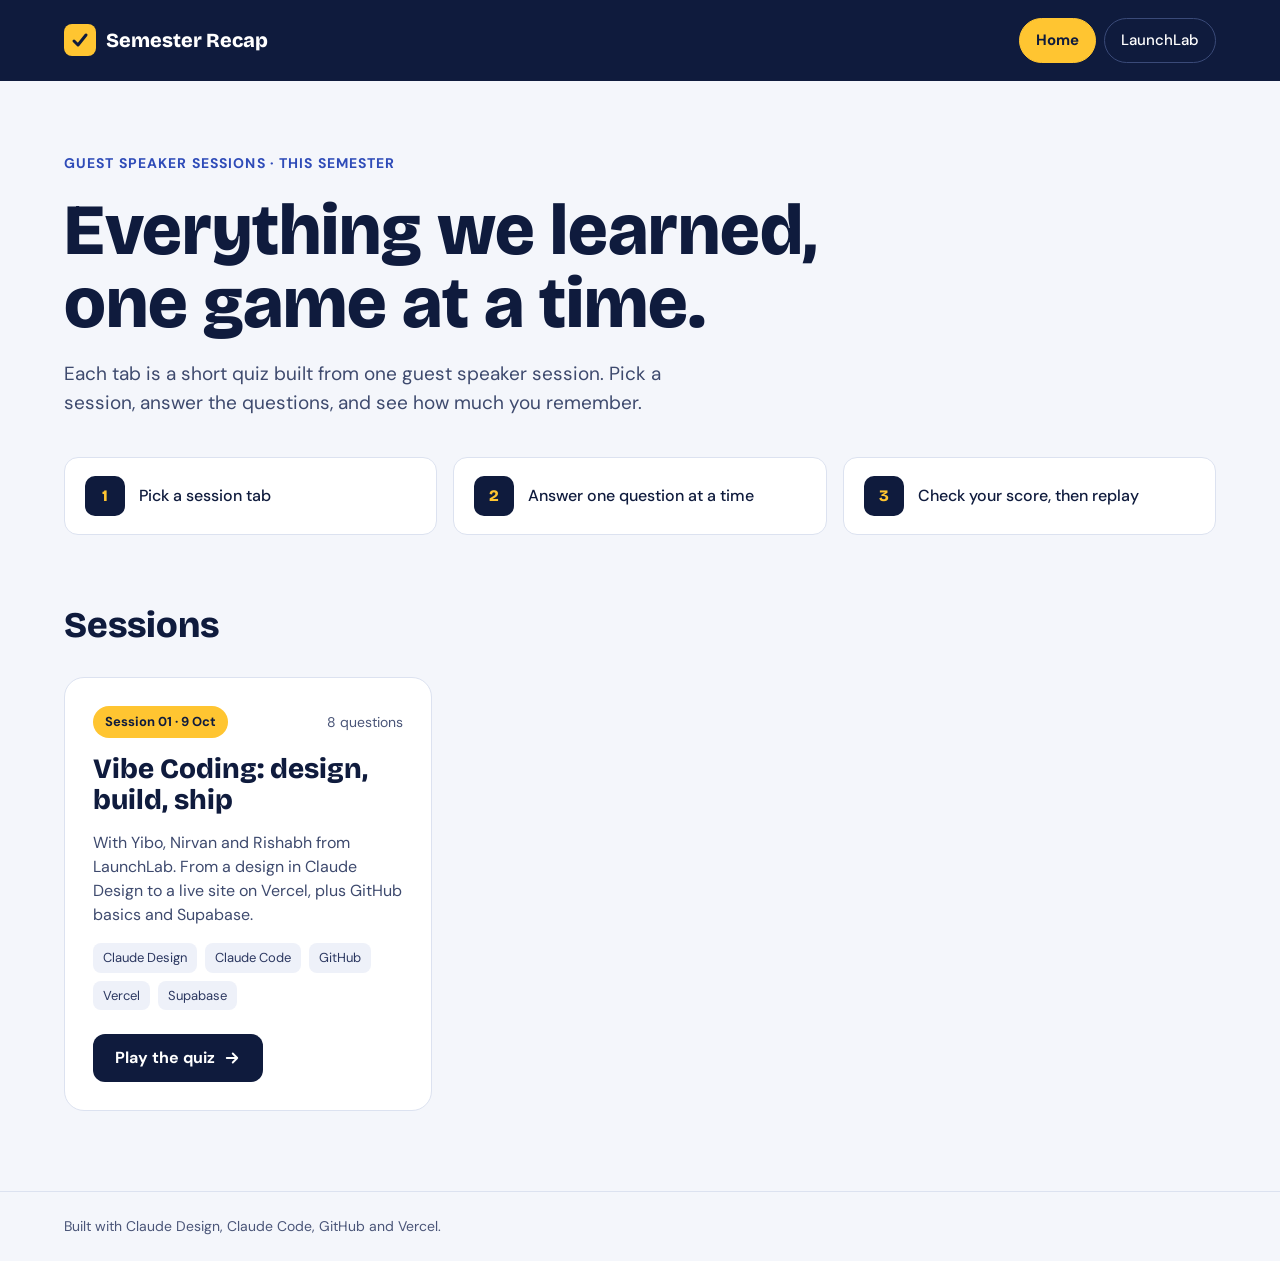
<file: index.html>
<!doctype html>
<html lang="en">
<head>
  <meta charset="utf-8">
  <meta name="viewport" content="width=device-width, initial-scale=1">
  <title>Semester Recap</title>
  <link rel="preconnect" href="https://fonts.googleapis.com">
  <link rel="preconnect" href="https://fonts.gstatic.com" crossorigin>
  <link href="https://fonts.googleapis.com/css2?family=Bricolage+Grotesque:wght@600;800&family=DM+Sans:wght@400;500;700&display=swap" rel="stylesheet">
  <link rel="stylesheet" href="styles.css">
</head>
<body>

<header class="site-header">
  <div class="wrap">
    <a class="brand" href="index.html">
      <svg aria-hidden="true" width="32" height="32" viewBox="0 0 32 32"><rect width="32" height="32" rx="8" fill="#FFC531"/><path d="M10 17l4 4 8-10" fill="none" stroke="#0F1B3D" stroke-width="3" stroke-linecap="round" stroke-linejoin="round"/></svg>
      Semester Recap
    </a>
    <nav class="tabs" aria-label="Sessions">
      <a class="tab active" href="index.html" aria-current="page">Home</a>
      <a class="tab" href="launchlab.html">LaunchLab</a>
    </nav>
  </div>
</header>

<main>
  <section class="wrap hero">
    <div class="eyebrow">Guest speaker sessions · This semester</div>
    <h1>Everything we learned, one game at a time.</h1>
    <p>Each tab is a short quiz built from one guest speaker session. Pick a session, answer the questions, and see how much you remember.</p>
  </section>

  <section class="wrap steps" aria-label="How it works">
    <div class="step"><span class="step-num">1</span>Pick a session tab</div>
    <div class="step"><span class="step-num">2</span>Answer one question at a time</div>
    <div class="step"><span class="step-num">3</span>Check your score, then replay</div>
  </section>

  <section class="wrap sessions">
    <h2>Sessions</h2>
    <div class="session-grid">
      <article class="card">
        <div class="card-top">
          <span class="pill">Session 01 · 9 Oct</span>
          <span class="card-count">8 questions</span>
        </div>
        <h3>Vibe Coding: design, build, ship</h3>
        <p>With Yibo, Nirvan and Rishabh from LaunchLab. From a design in Claude Design to a live site on Vercel, plus GitHub basics and Supabase.</p>
        <div class="chips">
          <span class="chip">Claude Design</span>
          <span class="chip">Claude Code</span>
          <span class="chip">GitHub</span>
          <span class="chip">Vercel</span>
          <span class="chip">Supabase</span>
        </div>
        <a class="btn" href="launchlab.html">Play the quiz
          <svg aria-hidden="true" width="18" height="18" viewBox="0 0 24 24" fill="none" stroke="currentColor" stroke-width="2.5" stroke-linecap="round" stroke-linejoin="round"><path d="M5 12h14M13 6l6 6-6 6"/></svg>
        </a>
      </article>
    </div>
  </section>
</main>

<footer class="site-footer">
  <div class="wrap">Built with Claude Design, Claude Code, GitHub and Vercel.</div>
</footer>

</body>
</html>
</file>
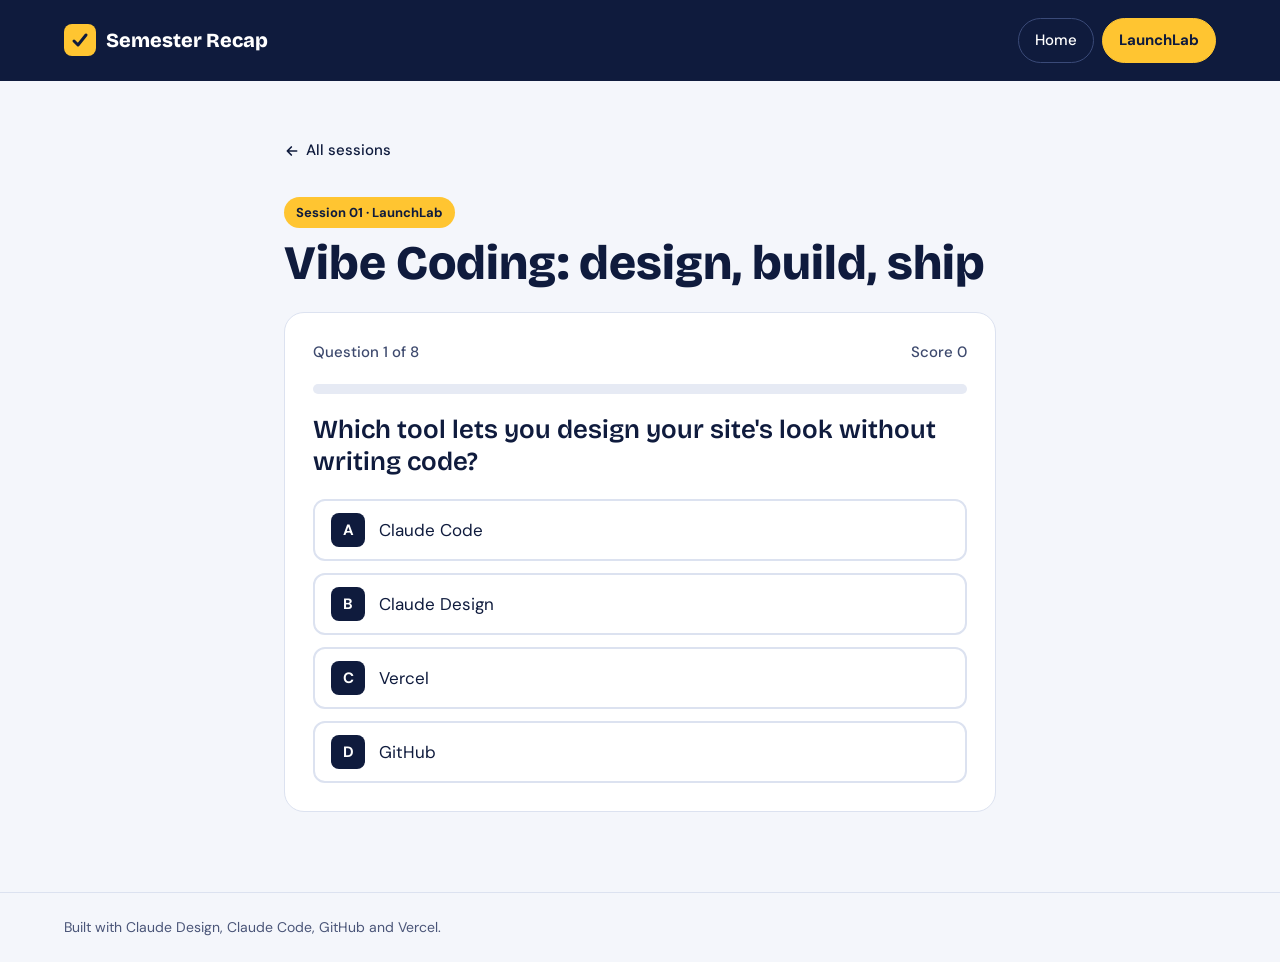
<file: launchlab.html>
<!doctype html>
<html lang="en">
<head>
  <meta charset="utf-8">
  <meta name="viewport" content="width=device-width, initial-scale=1">
  <title>LaunchLab quiz · Semester Recap</title>
  <link rel="preconnect" href="https://fonts.googleapis.com">
  <link rel="preconnect" href="https://fonts.gstatic.com" crossorigin>
  <link href="https://fonts.googleapis.com/css2?family=Bricolage+Grotesque:wght@600;800&family=DM+Sans:wght@400;500;700&display=swap" rel="stylesheet">
  <link rel="stylesheet" href="styles.css">
</head>
<body>

<header class="site-header">
  <div class="wrap">
    <a class="brand" href="index.html">
      <svg aria-hidden="true" width="32" height="32" viewBox="0 0 32 32"><rect width="32" height="32" rx="8" fill="#FFC531"/><path d="M10 17l4 4 8-10" fill="none" stroke="#0F1B3D" stroke-width="3" stroke-linecap="round" stroke-linejoin="round"/></svg>
      Semester Recap
    </a>
    <nav class="tabs" aria-label="Sessions">
      <a class="tab" href="index.html">Home</a>
      <a class="tab active" href="launchlab.html" aria-current="page">LaunchLab</a>
    </nav>
  </div>
</header>

<main class="quiz-main" data-session="launchlab">
  <a class="back" href="index.html">
    <svg aria-hidden="true" width="16" height="16" viewBox="0 0 24 24" fill="none" stroke="currentColor" stroke-width="2.5" stroke-linecap="round" stroke-linejoin="round"><path d="M19 12H5M11 6l-6 6 6 6"/></svg>
    All sessions
  </a>

  <div class="quiz-title">
    <span class="pill">Session 01 · LaunchLab</span>
    <h1>Vibe Coding: design, build, ship</h1>
  </div>

  <section class="quiz-card" id="quiz-card" aria-live="polite">
    <div class="quiz-meta">
      <span>Question <span id="q-num">1</span> of <span id="q-total">8</span></span>
      <span>Score <span id="q-score">0</span></span>
    </div>
    <div class="progress"><div class="progress-bar" id="progress-bar"></div></div>
    <h2 class="question" id="question"></h2>
    <div class="choices" id="choices"></div>
    <div class="feedback" id="feedback" hidden>
      <div class="feedback-box" id="feedback-box">
        <strong id="feedback-title"></strong>
        <span id="feedback-why"></span>
      </div>
      <button class="btn" type="button" id="next">Next question</button>
    </div>
  </section>

  <section class="result" id="result" hidden aria-live="polite">
    <span class="result-label">Your score</span>
    <div class="result-score" id="final-score"></div>
    <p id="final-msg"></p>
    <div class="result-actions">
      <button class="btn btn-yellow" type="button" id="replay">Play again</button>
      <a class="btn btn-ghost" href="index.html">All sessions</a>
    </div>
  </section>
</main>

<footer class="site-footer">
  <div class="wrap">Built with Claude Design, Claude Code, GitHub and Vercel.</div>
</footer>

<script src="questions.js"></script>
<script src="script.js"></script>
</body>
</html>
</file>
<file: styles.css>
:root {
  --navy: #0F1B3D;
  --yellow: #FFC531;
  --blue: #2E4BB8;
  --ground: #F4F6FB;
  --card: #FFFFFF;
  --line: #DCE2F0;
  --muted: #3E4A6E;
  --muted-2: #4A5578;
  --chip: #EEF1F9;
  --ok: #1F7A45;
  --ok-bg: #E4F5EA;
  --bad: #B54F00;
  --bad-bg: #FFEFE3;
  --display: 'Bricolage Grotesque', system-ui, sans-serif;
  --body: 'DM Sans', system-ui, sans-serif;
}

* { box-sizing: border-box; }

body {
  margin: 0;
  min-height: 100vh;
  background: var(--ground);
  color: var(--navy);
  font-family: var(--body);
  line-height: 1.5;
}

a { color: var(--navy); }
a:hover { color: var(--blue); }

.wrap { max-width: 1200px; margin: 0 auto; padding: 0 24px; }

/* Header */
.site-header { background: var(--navy); color: #fff; }
.site-header .wrap {
  display: flex; flex-wrap: wrap; align-items: center; justify-content: space-between;
  gap: 16px; padding-top: 18px; padding-bottom: 18px;
}
.brand {
  display: flex; align-items: center; gap: 10px; color: #fff; text-decoration: none;
  font-family: var(--display); font-weight: 800; font-size: 20px;
}
.brand:hover { color: #fff; }
.tabs { display: flex; flex-wrap: wrap; gap: 8px; }
.tab {
  padding: 10px 16px; border-radius: 999px; color: #fff; text-decoration: none;
  font-weight: 500; font-size: 15px; border: 1px solid #3A4A78;
}
.tab:hover { color: #fff; border-color: var(--yellow); }
.tab.active { background: var(--yellow); color: var(--navy); font-weight: 700; border-color: var(--yellow); }

/* Home */
.hero { padding-top: 72px; padding-bottom: 40px; display: flex; flex-direction: column; gap: 20px; }
.eyebrow {
  font-size: 14px; font-weight: 700; letter-spacing: 0.08em; text-transform: uppercase; color: var(--blue);
}
h1, h2, h3 { font-family: var(--display); margin: 0; }
.hero h1 { font-weight: 800; font-size: clamp(40px, 6vw, 72px); line-height: 1.02; max-width: 880px; }
.hero p { margin: 0; font-size: 19px; color: var(--muted); max-width: 640px; }

.steps {
  display: grid; grid-template-columns: repeat(auto-fit, minmax(220px, 1fr)); gap: 16px;
  padding-bottom: 40px;
}
.step {
  display: flex; gap: 14px; align-items: center; background: var(--card);
  border: 1px solid var(--line); border-radius: 14px; padding: 18px 20px; font-weight: 500;
}
.step-num {
  flex: none; width: 40px; height: 40px; border-radius: 10px; background: var(--navy); color: var(--yellow);
  display: flex; align-items: center; justify-content: center; font-weight: 800; font-family: var(--display);
}

.sessions { padding-top: 24px; padding-bottom: 80px; display: flex; flex-direction: column; gap: 24px; }
.sessions h2 { font-weight: 800; font-size: 36px; }
.session-grid { display: grid; grid-template-columns: repeat(auto-fill, minmax(320px, 1fr)); gap: 24px; }
@media (max-width: 400px) { .session-grid { grid-template-columns: 1fr; } }

.card {
  background: var(--card); border: 1px solid var(--line); border-radius: 20px; padding: 28px;
  display: flex; flex-direction: column; gap: 16px;
}
.card h3 { font-weight: 800; font-size: 28px; line-height: 1.1; }
.card p { margin: 0; color: var(--muted); }
.card-top { display: flex; flex-wrap: wrap; gap: 8px; align-items: center; justify-content: space-between; }
.card-count { font-size: 14px; color: var(--muted-2); }
.pill {
  align-self: flex-start; background: var(--yellow); color: var(--navy); font-weight: 700; font-size: 13px;
  padding: 6px 12px; border-radius: 999px;
}
.chips { display: flex; flex-wrap: wrap; gap: 8px; }
.chip { font-size: 13px; padding: 5px 10px; border-radius: 8px; background: var(--chip); color: #2B3760; }

.btn {
  display: inline-flex; align-items: center; justify-content: center; gap: 8px; min-height: 48px;
  padding: 0 22px; border-radius: 12px; border: none; background: var(--navy); color: #fff;
  text-decoration: none; font-family: inherit; font-weight: 700; font-size: 16px; cursor: pointer;
}
.btn:hover { color: #fff; background: #1C2C5C; }
.btn-yellow { background: var(--yellow); color: var(--navy); }
.btn-yellow:hover { background: #FFD25E; color: var(--navy); }
.btn-ghost { background: transparent; border: 1px solid #4D5D8C; }
.btn-ghost:hover { background: rgba(255, 255, 255, 0.08); }
.card .btn { margin-top: 8px; align-self: flex-start; }

.site-footer { border-top: 1px solid var(--line); }
.site-footer .wrap { padding-top: 24px; padding-bottom: 24px; font-size: 14px; color: var(--muted-2); }

/* Quiz page */
.quiz-main { max-width: 760px; margin: 0 auto; padding: 48px 24px 80px; display: flex; flex-direction: column; gap: 24px; }
.back {
  align-self: flex-start; display: inline-flex; align-items: center; gap: 6px; min-height: 44px;
  font-size: 15px; font-weight: 500; text-decoration: none;
}
.quiz-title { display: flex; flex-direction: column; gap: 10px; }
.quiz-title h1 { font-weight: 800; font-size: clamp(32px, 5vw, 48px); line-height: 1.05; }

.quiz-card {
  background: var(--card); border: 1px solid var(--line); border-radius: 20px; padding: 28px;
  display: flex; flex-direction: column; gap: 20px;
}
.quiz-meta { display: flex; justify-content: space-between; gap: 12px; font-size: 15px; font-weight: 500; color: var(--muted); }
.progress { height: 10px; border-radius: 999px; background: #E6EAF4; overflow: hidden; }
.progress-bar { height: 100%; border-radius: 999px; background: var(--blue); width: 0; transition: width 0.3s ease; }
.question { font-weight: 600; font-size: 26px; line-height: 1.25; }

.choices { display: flex; flex-direction: column; gap: 12px; }
.choice {
  display: flex; align-items: center; gap: 14px; width: 100%; min-height: 56px; padding: 12px 16px;
  text-align: left; font-family: inherit; font-size: 17px; color: var(--navy); background: #fff;
  border: 2px solid var(--line); border-radius: 12px; cursor: pointer;
  transition: border-color 0.15s ease, background 0.15s ease;
}
.choice:hover:not(:disabled) { border-color: var(--blue); }
.choice:disabled { cursor: default; }
.choice-letter {
  flex: none; width: 34px; height: 34px; border-radius: 8px; background: var(--navy); color: #fff;
  display: flex; align-items: center; justify-content: center; font-weight: 700; font-size: 15px;
}
.choice-text { flex: 1; }
.choice-mark { flex: none; font-size: 13px; font-weight: 700; }
.choice.correct { background: var(--ok-bg); border-color: var(--ok); }
.choice.correct .choice-mark { color: var(--ok); }
.choice.wrong { background: var(--bad-bg); border-color: var(--bad); }
.choice.wrong .choice-mark { color: var(--bad); }

.feedback { display: flex; flex-direction: column; gap: 16px; }
.feedback-box { border-radius: 12px; padding: 16px 18px; display: flex; flex-direction: column; gap: 6px; }
.feedback-box strong { font-size: 17px; }
.feedback-box span { color: #2B3760; }
.feedback-box.correct { background: var(--ok-bg); }
.feedback-box.correct strong { color: var(--ok); }
.feedback-box.wrong { background: var(--bad-bg); }
.feedback-box.wrong strong { color: var(--bad); }
.feedback .btn { align-self: flex-end; }

.result {
  background: var(--navy); color: #fff; border-radius: 20px; padding: 40px 28px;
  display: flex; flex-direction: column; align-items: center; gap: 16px; text-align: center;
}
.result-label { font-size: 15px; font-weight: 700; letter-spacing: 0.08em; text-transform: uppercase; color: var(--yellow); }
.result-score { font-family: var(--display); font-weight: 800; font-size: 80px; line-height: 1; }
.result p { margin: 0; font-size: 18px; color: #D5DBEC; max-width: 460px; }
.result-actions { display: flex; flex-wrap: wrap; gap: 12px; justify-content: center; margin-top: 8px; }

[hidden] { display: none !important; }

@media (max-width: 600px) {
  .hero { padding-top: 48px; }
  .quiz-card { padding: 20px; }
  .question { font-size: 22px; }
  .result-score { font-size: 64px; }
}
</file>
